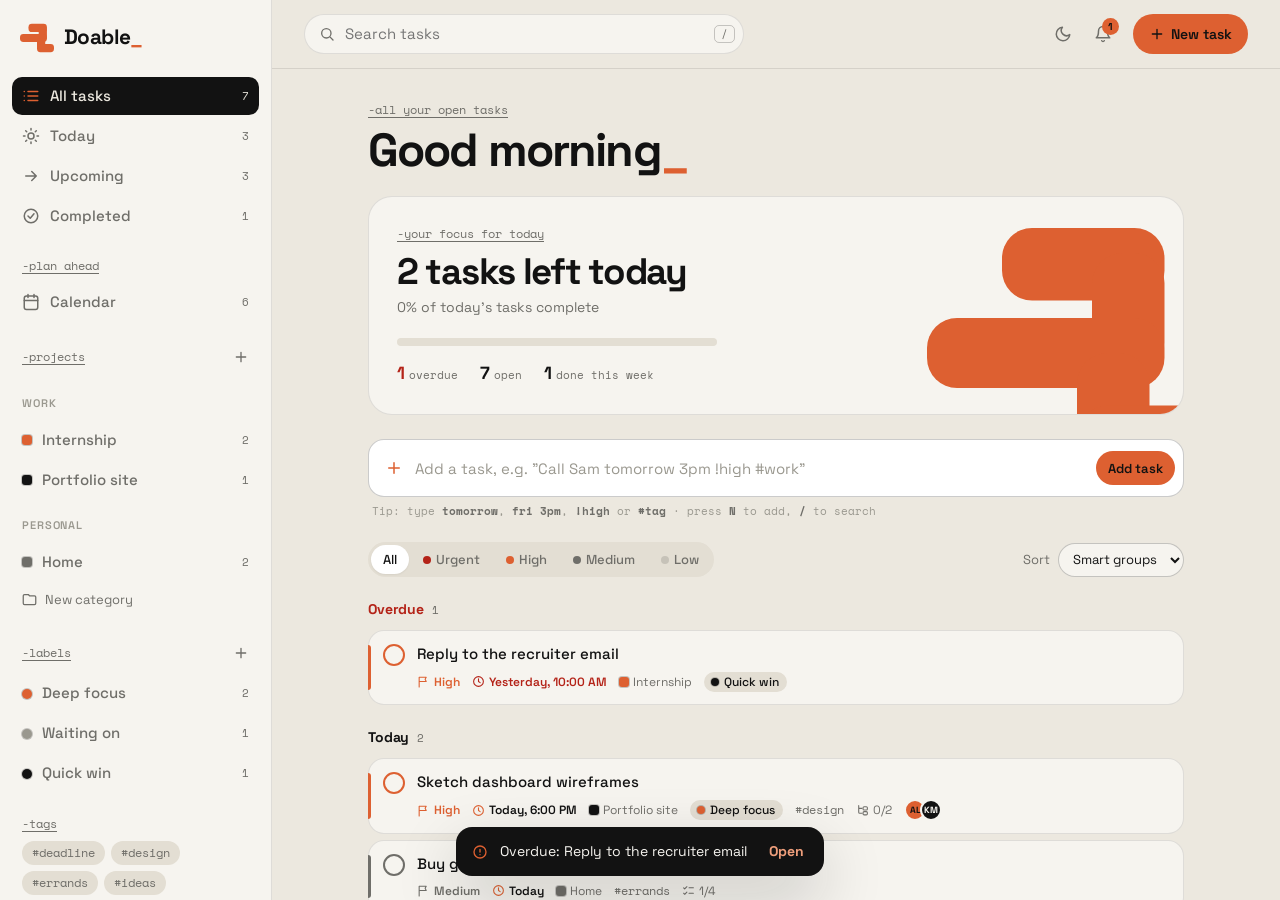
<file: index.html>
<!doctype html>
<html lang="en" data-theme="light">
<head>
  <meta charset="utf-8">
  <meta name="viewport" content="width=device-width, initial-scale=1, viewport-fit=cover">
  <meta name="description" content="Doable_ — a to-do list app with priorities, due dates, reminders, calendar sync, sub-tasks and collaborators.">
  <meta name="theme-color" content="#DD6031">
  <title>Doable_ — To-do list</title>

  <link rel="icon" href="assets/favicon.svg" type="image/svg+xml">

  <!-- Fonts: a grotesk for text and a typewriter mono for small labels, matching the design reference -->
  <link rel="preconnect" href="https://fonts.googleapis.com">
  <link rel="preconnect" href="https://fonts.gstatic.com" crossorigin>
  <link href="https://fonts.googleapis.com/css2?family=Space+Grotesk:wght@400;500;600;700&family=Space+Mono:wght@400;700&display=swap" rel="stylesheet">

  <link rel="stylesheet" href="css/tokens.css">
  <link rel="stylesheet" href="css/base.css">
  <link rel="stylesheet" href="css/layout.css">
  <link rel="stylesheet" href="css/components.css">
</head>
<body>
  <a class="skip-link" href="#main">Skip to tasks</a>

  <div class="app">
    <aside id="sidebar" class="sidebar" aria-label="Navigation"></aside>
    <div class="sidebar-backdrop" data-action="close-sidebar"></div>
    <main id="main" class="main"></main>
  </div>

  <div id="drawer-root"></div>
  <div id="modal-root"></div>
  <div id="toasts" class="toasts" aria-live="polite"></div>
  <input id="import-file" type="file" accept="application/json,.json" hidden>

  <noscript><p class="noscript">Doable_ needs JavaScript switched on to run.</p></noscript>

  <!--
    Scripts are plain (non-module) files so the app works by double-clicking index.html.
    Order matters: each file can use the ones loaded before it.
  -->
  <script src="js/icons.js"></script>
  <script src="js/utils.js"></script>
  <script src="js/seed.js"></script>
  <script src="js/store.js"></script>
  <script src="js/parser.js"></script>
  <script src="js/calendar.js"></script>
  <script src="js/notifications.js"></script>
  <script src="js/views.js"></script>
  <script src="js/app.js"></script>
</body>
</html>
</file>
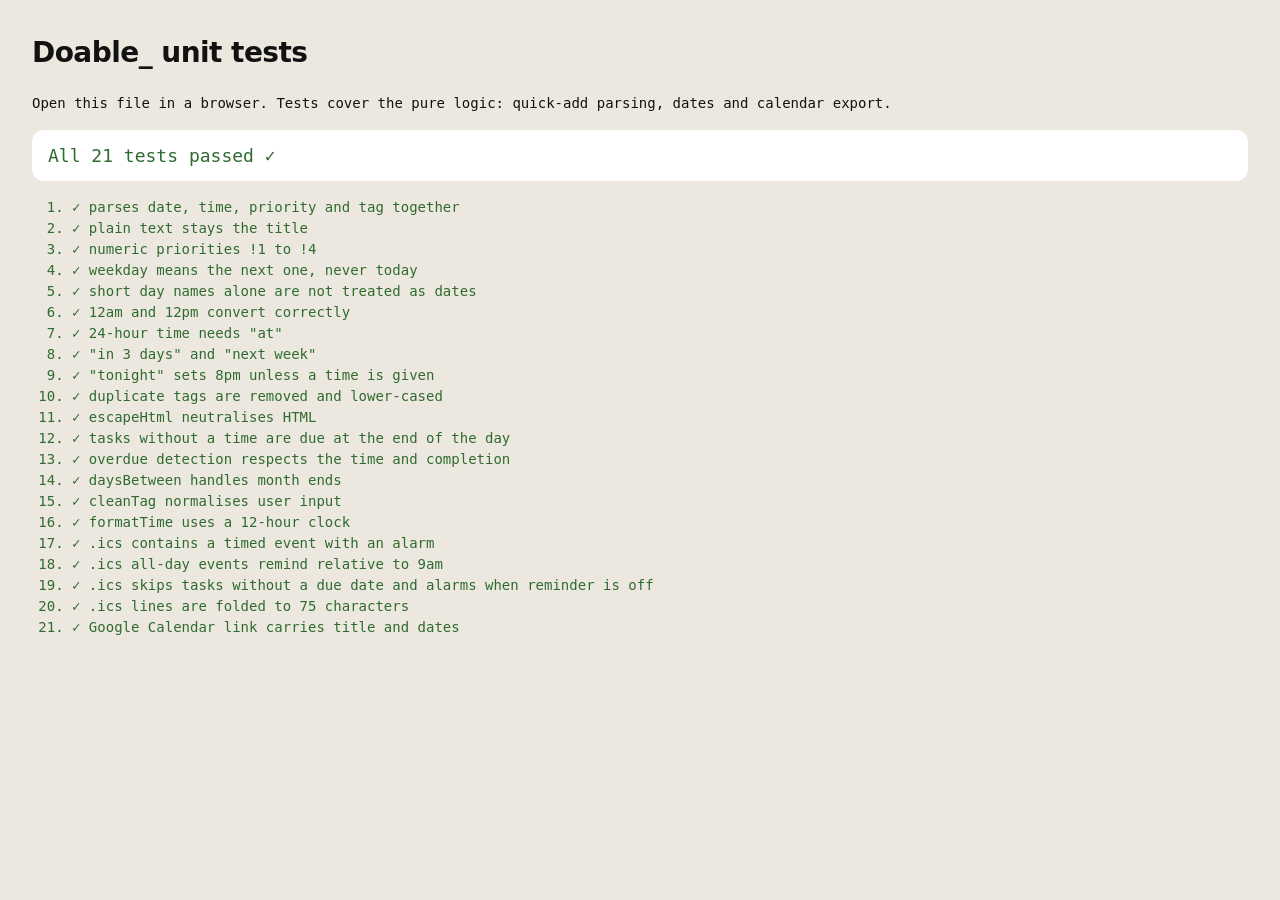
<file: tests/index.html>
<!doctype html>
<html lang="en">
<head>
  <meta charset="utf-8">
  <meta name="viewport" content="width=device-width, initial-scale=1">
  <title>Doable_ tests</title>
  <style>
    body { font: 14px/1.5 ui-monospace, Menlo, monospace; margin: 32px; background: #ECE8DF; color: #121212; }
    h1 { font-family: system-ui, sans-serif; letter-spacing: -0.02em; }
    .pass { color: #2f6b2f; } .fail { color: #B42318; font-weight: 700; }
    #summary { font-size: 18px; margin: 16px 0; padding: 12px 16px; border-radius: 12px; background: #fff; }
    pre { margin: 0 0 0 24px; color: #6F6E69; }
  </style>
</head>
<body>
  <h1>Doable_ unit tests</h1>
  <p>Open this file in a browser. Tests cover the pure logic: quick-add parsing, dates and calendar export.</p>
  <div id="summary">Running…</div>
  <ol id="results"></ol>

  <script src="../js/icons.js"></script>
  <script src="../js/utils.js"></script>
  <script src="../js/parser.js"></script>
  <script src="../js/calendar.js"></script>
  <script src="tests.js"></script>
</body>
</html>
</file>
<file: css/tokens.css>
/* ==========================================================================
   Design tokens
   Taken from the design reference: burnt-orange blocks, warm cream paper,
   a graphite floor and black type. Orange leads; grey and black balance it.
   Change a value here and the whole app follows.
   ========================================================================== */

:root {
  /* ---- Raw palette ---- */
  --orange-700: #A8431C;
  --orange-600: #C4521F;
  --orange-500: #DD6031; /* primary, sampled from the reference */
  --orange-300: #EE9E7B;
  --orange-100: #F7DCCF;

  --cream-200: #E3DED3;
  --cream-100: #ECE8DF; /* page background, like the wall in the reference */
  --cream-50:  #F6F4EF;

  --grey-900: #121212;
  --grey-800: #1C1C1B;
  --grey-700: #2A2A28;
  --grey-600: #4A4945;
  --grey-500: #6F6E69; /* the graphite floor */
  --grey-400: #9A988F;
  --grey-300: #C6C2B8;

  --white: #FFFFFF;
  --red-600: #B42318;

  /* ---- Typography ---- */
  --font-sans: "Space Grotesk", system-ui, -apple-system, "Segoe UI", Roboto, sans-serif;
  --font-mono: "Space Mono", ui-monospace, "SF Mono", Menlo, Consolas, monospace;

  --text-xs: 0.75rem;
  --text-sm: 0.875rem;
  --text-md: 1rem;
  --text-lg: 1.25rem;
  --text-xl: 1.75rem;

  /* ---- Shape: chunky rounded blocks like the illustration ---- */
  --radius-xs: 6px;
  --radius-sm: 10px;
  --radius-md: 16px;
  --radius-lg: 24px;
  --radius-pill: 999px;

  /* ---- Motion ---- */
  --ease: cubic-bezier(0.2, 0.8, 0.2, 1);

  /* ---- Layout ---- */
  --sidebar-w: 272px;
  --drawer-w: 480px;

  /* ---- Light theme (default) ---- */
  --bg: var(--cream-100);
  --surface: var(--cream-50);
  --surface-raised: var(--white);
  --surface-sunken: var(--cream-200);
  --text: var(--grey-900);
  --text-muted: var(--grey-500);
  --text-faint: var(--grey-400);
  --border: rgb(18 18 18 / 0.10);
  --border-strong: rgb(18 18 18 / 0.22);

  --primary: var(--orange-500);
  --primary-hover: var(--orange-600);
  --primary-soft: var(--orange-100);
  --on-primary: var(--grey-900); /* black on orange passes WCAG AA; white does not */
  --danger: var(--red-600);

  /* Priority colours: P1 urgent → P4 low */
  --p1: var(--red-600);
  --p2: var(--orange-500);
  --p3: var(--grey-500);
  --p4: var(--grey-300);

  --shadow-sm: 0 1px 2px rgb(18 18 18 / 0.06);
  --shadow-md: 0 8px 24px rgb(18 18 18 / 0.10);
  --shadow-lg: 0 24px 64px rgb(18 18 18 / 0.20);
  --scrim: rgb(18 18 18 / 0.35);

  color-scheme: light;
}

/* ---- Dark theme: black leads, orange stays the accent ---- */
[data-theme="dark"] {
  --bg: var(--grey-900);
  --surface: var(--grey-800);
  --surface-raised: var(--grey-700);
  --surface-sunken: #0A0A0A;
  --text: #EEEBE4;
  --text-muted: var(--grey-400);
  --text-faint: var(--grey-500);
  --border: rgb(238 235 228 / 0.10);
  --border-strong: rgb(238 235 228 / 0.22);

  --primary: #E8703F;
  --primary-hover: #F08556;
  --primary-soft: rgb(232 112 63 / 0.18);
  --on-primary: var(--grey-900);
  --danger: #F97066;

  --p1: #F97066;
  --p2: #E8703F;
  --p3: var(--grey-400);
  --p4: var(--grey-600);

  --shadow-sm: 0 1px 2px rgb(0 0 0 / 0.4);
  --shadow-md: 0 8px 24px rgb(0 0 0 / 0.4);
  --shadow-lg: 0 24px 64px rgb(0 0 0 / 0.6);
  --scrim: rgb(0 0 0 / 0.55);

  color-scheme: dark;
}
</file>
<file: css/base.css>
/* ==========================================================================
   Base: reset, typography, buttons and form fields
   ========================================================================== */

*, *::before, *::after { box-sizing: border-box; }

html, body { height: 100%; }

body {
  margin: 0;
  font-family: var(--font-sans);
  font-size: 15px;
  line-height: 1.5;
  color: var(--text);
  background: var(--bg);
  -webkit-font-smoothing: antialiased;
  -moz-osx-font-smoothing: grayscale;
}

h1, h2, h3, h4, p { margin: 0; }
ul { list-style: none; margin: 0; padding: 0; }
button, input, select, textarea { font: inherit; color: inherit; }
button { cursor: pointer; background: none; border: 0; padding: 0; }
input[type="date"], input[type="time"] { min-height: 40px; }

:focus-visible { outline: 2px solid var(--primary); outline-offset: 2px; }

::selection { background: var(--primary); color: var(--on-primary); }

.icon { flex-shrink: 0; }

.skip-link {
  position: absolute; left: 12px; top: -48px; z-index: 100;
  padding: 8px 14px; border-radius: var(--radius-sm);
  background: var(--text); color: var(--bg); font-weight: 600; text-decoration: none;
}
.skip-link:focus { top: 12px; }

.visually-hidden {
  position: absolute; width: 1px; height: 1px; overflow: hidden;
  clip: rect(0 0 0 0); white-space: nowrap;
}

.noscript { padding: 24px; text-align: center; }

/* The underlined typewriter label from the reference ("-project of the month") */
.mono-tag {
  font-family: var(--font-mono);
  font-size: var(--text-xs);
  color: var(--text-muted);
  text-decoration: underline;
  text-underline-offset: 3px;
}
.mono { font-family: var(--font-mono); }

/* The blinking underscore from "Welcome_" */
.cursor { color: var(--primary); animation: blink 1.1s steps(1) infinite; }
@keyframes blink { 50% { opacity: 0; } }

/* ---------- Buttons ---------- */

.btn-primary, .btn-ghost {
  display: inline-flex; align-items: center; justify-content: center; gap: 6px;
  height: 40px; padding: 0 16px;
  border-radius: var(--radius-pill);
  font-weight: 600; font-size: var(--text-sm); white-space: nowrap;
  transition: background-color .15s, border-color .15s, transform .1s;
}
.btn-primary { background: var(--primary); color: var(--on-primary); }
.btn-primary:hover { background: var(--primary-hover); }
.btn-primary:active, .btn-ghost:active { transform: scale(0.97); }

.btn-ghost { border: 1px solid var(--border-strong); color: var(--text); }
.btn-ghost:hover { background: var(--surface-sunken); }
.btn-ghost.danger { color: var(--danger); }

.btn-primary.sm, .btn-ghost.sm { height: 34px; padding: 0 12px; font-size: 13px; }

.icon-btn {
  position: relative;
  display: inline-grid; place-items: center;
  width: 36px; height: 36px; flex-shrink: 0;
  border-radius: var(--radius-sm);
  color: var(--text-muted);
  transition: background-color .15s, color .15s;
}
.icon-btn:hover { background: var(--surface-sunken); color: var(--text); }
.icon-btn.danger:hover { color: var(--danger); }
.icon-btn.sm { width: 28px; height: 28px; border-radius: 8px; }

.link-btn { color: var(--text); font-size: 13px; font-weight: 600; text-decoration: underline; text-underline-offset: 3px; }
.link-btn:hover { color: var(--primary-hover); }

/* ---------- Form fields ---------- */

.input {
  width: 100%; min-height: 40px;
  padding: 8px 12px;
  border: 1px solid var(--border-strong);
  border-radius: var(--radius-sm);
  background: var(--surface-raised);
  transition: border-color .15s, box-shadow .15s;
}
.input:hover { border-color: var(--text-muted); }
.input:focus { outline: none; border-color: var(--primary); box-shadow: 0 0 0 3px var(--primary-soft); }
textarea.input { resize: vertical; line-height: 1.5; }

.field-label {
  display: block; margin-bottom: 6px;
  font-family: var(--font-mono); font-size: var(--text-xs); color: var(--text-muted);
}

.hint { font-size: var(--text-xs); color: var(--text-muted); }

@media (prefers-reduced-motion: reduce) {
  *, *::before, *::after { animation: none !important; transition: none !important; }
}
</file>
<file: css/layout.css>
/* ==========================================================================
   Layout: app shell, sidebar, top bar, task drawer, responsive rules
   ========================================================================== */

.app {
  display: grid;
  grid-template-columns: var(--sidebar-w) 1fr;
  height: 100vh;
  height: 100dvh;
}

/* ---------- Sidebar ---------- */

.sidebar {
  display: flex; min-height: 0;
  background: var(--surface);
  border-right: 1px solid var(--border);
}
.sidebar-inner {
  flex: 1; min-width: 0; overflow-y: auto;
  display: flex; flex-direction: column; gap: 22px;
  padding: 20px 12px 16px;
}
.sidebar-backdrop { display: none; }

.brand {
  display: flex; align-items: center; gap: 10px;
  padding: 2px 8px;
  font-size: 1.3rem; font-weight: 700; letter-spacing: -0.03em;
}
.brand-mark { width: 34px; height: 30px; color: var(--primary); }
.sidebar-close { display: none; margin-left: auto; }

.nav { display: flex; flex-direction: column; gap: 2px; }

.nav-item {
  display: flex; align-items: center; gap: 10px;
  width: 100%; min-height: 38px; padding: 7px 10px;
  border-radius: var(--radius-sm);
  color: var(--text-muted); font-weight: 500; text-align: left;
  transition: background-color .15s, color .15s;
}
.nav-item:hover { background: var(--surface-sunken); color: var(--text); }
.nav-item.is-active { background: var(--text); color: var(--bg); }
.nav-item.is-active .icon { color: var(--primary); }
.nav-label { flex: 1; min-width: 0; overflow: hidden; text-overflow: ellipsis; white-space: nowrap; }
.nav-count { font-family: var(--font-mono); font-size: 11px; }

.nav-row { position: relative; display: flex; align-items: center; }
.row-edit { position: absolute; right: 4px; opacity: 0; }
.nav-row:hover .row-edit, .row-edit:focus-visible { opacity: 1; }
.nav-row:hover .nav-count, .nav-row:focus-within .nav-count { visibility: hidden; }
.nav-item.is-active + .row-edit { color: var(--bg); }
.nav-item.is-active + .row-edit:hover { background: transparent; color: var(--primary); }

.dot {
  width: 10px; height: 10px; flex-shrink: 0;
  border-radius: 3px; background: var(--dot);
  box-shadow: 0 0 0 1px var(--border-strong);
}

.side-section { display: flex; flex-direction: column; gap: 2px; }
.side-head { display: flex; align-items: center; justify-content: space-between; padding: 0 4px 6px 10px; }
.side-cat {
  display: flex; align-items: center; justify-content: space-between;
  padding: 10px 4px 2px 10px;
  font-size: 11px; font-weight: 600; letter-spacing: 0.08em; text-transform: uppercase;
  color: var(--text-faint);
}
.side-cat .icon-btn { opacity: 0; }
.side-cat:hover .icon-btn, .side-cat .icon-btn:focus-visible { opacity: 1; }
.side-add {
  display: flex; align-items: center; gap: 8px;
  padding: 7px 10px; border-radius: var(--radius-sm);
  font-size: 13px; color: var(--text-muted);
}
.side-add:hover { color: var(--text); background: var(--surface-sunken); }

.tag-cloud { display: flex; flex-wrap: wrap; gap: 6px; padding: 0 10px; }
.tag-pill {
  font-family: var(--font-mono); font-size: 12px;
  padding: 3px 10px; border-radius: var(--radius-pill);
  background: var(--surface-sunken); color: var(--text-muted);
}
.tag-pill:hover { color: var(--text); }
.tag-pill.is-active { background: var(--text); color: var(--bg); }

.side-foot {
  margin-top: auto; padding-top: 12px;
  display: flex; flex-wrap: wrap; gap: 2px;
  border-top: 1px solid var(--border);
}
.side-foot button {
  display: inline-flex; align-items: center; gap: 6px;
  padding: 6px 8px; border-radius: 8px;
  font-size: 12px; color: var(--text-muted);
}
.side-foot button:hover { color: var(--text); background: var(--surface-sunken); }

/* ---------- Main column ---------- */

.main { display: flex; flex-direction: column; min-width: 0; min-height: 0; }
.content { flex: 1; overflow-y: auto; }
.page { max-width: 880px; margin: 0 auto; padding: 0 32px 120px; }
.page-wide { max-width: 1240px; }

.topbar {
  display: flex; align-items: center; gap: 12px;
  padding: 14px 32px;
  border-bottom: 1px solid var(--border);
  background: var(--bg);
}
.menu-btn { display: none; }

.search {
  flex: 1; max-width: 440px;
  display: flex; align-items: center; gap: 8px;
  height: 40px; padding: 0 8px 0 14px;
  border-radius: var(--radius-pill);
  border: 1px solid var(--border);
  background: var(--surface);
  color: var(--text-muted);
  transition: border-color .15s, box-shadow .15s;
}
.search:focus-within { border-color: var(--primary); box-shadow: 0 0 0 3px var(--primary-soft); }
.search input { flex: 1; min-width: 0; border: 0; background: none; outline: none; color: var(--text); }
.search input::-webkit-search-cancel-button { cursor: pointer; }
kbd {
  font-family: var(--font-mono); font-size: 11px;
  padding: 0 6px; border-radius: 5px;
  border: 1px solid var(--border-strong); color: var(--text-muted);
}

.topbar-actions { margin-left: auto; display: flex; align-items: center; gap: 4px; }
.new-btn { margin-left: 8px; }

.badge {
  position: absolute; top: 2px; right: 2px;
  min-width: 17px; height: 17px; padding: 0 4px;
  display: grid; place-items: center;
  border-radius: var(--radius-pill);
  background: var(--primary); color: var(--on-primary);
  font-size: 10px; font-weight: 700;
}

.page-head { padding: 32px 0 22px; }
.page-head h1 {
  margin-top: 8px;
  font-size: clamp(2rem, 4.5vw, 2.9rem);
  font-weight: 700; line-height: 1.02; letter-spacing: -0.04em;
  overflow-wrap: anywhere;
}

/* ---------- Task drawer ---------- */

.drawer-backdrop, .modal-backdrop {
  position: fixed; inset: 0; z-index: 40;
  background: var(--scrim);
}
.drawer {
  position: fixed; top: 0; right: 0; bottom: 0; z-index: 41;
  width: min(var(--drawer-w), 100vw);
  display: flex; flex-direction: column;
  background: var(--surface);
  border-left: 1px solid var(--border);
  box-shadow: var(--shadow-lg);
  outline: none;
}
.drawer-head {
  display: flex; align-items: center; gap: 8px;
  padding: 12px 16px;
  border-bottom: 1px solid var(--border);
}
.drawer-head .mono-tag { flex: 1; }
.drawer-body {
  flex: 1; overflow-y: auto;
  display: flex; flex-direction: column; gap: 22px;
  padding: 22px 24px 48px;
}

/* Entry animations run only on open, not on every re-render */
.animate-in.drawer { animation: slide-in .28s var(--ease); }
.animate-in.drawer-backdrop, .animate-in.modal-backdrop { animation: fade .2s ease; }
@keyframes slide-in { from { transform: translateX(32px); opacity: 0; } }
@keyframes fade { from { opacity: 0; } }

/* ---------- Tablet & phone ---------- */

@media (max-width: 960px) {
  .app { grid-template-columns: 1fr; }

  .sidebar {
    position: fixed; inset: 0 auto 0 0; z-index: 50;
    width: min(300px, 86vw);
    transform: translateX(-100%);
    transition: transform .28s var(--ease);
  }
  .sidebar-open .sidebar { transform: none; box-shadow: var(--shadow-lg); }
  .sidebar-open .sidebar-backdrop {
    display: block; position: fixed; inset: 0; z-index: 49;
    background: var(--scrim); animation: fade .2s ease;
  }
  .menu-btn, .sidebar-close { display: inline-grid; }

  .topbar { padding: 12px 16px; gap: 8px; }
  .search kbd { display: none; }
  .page { padding: 0 16px 120px; }
  .page-head { padding: 24px 0 18px; }

  /* The "New task" button becomes a floating action button */
  .new-btn {
    position: fixed; right: 20px; bottom: calc(20px + env(safe-area-inset-bottom)); z-index: 30;
    width: 58px; height: 58px; padding: 0; margin: 0;
    border-radius: 20px;
    box-shadow: var(--shadow-md);
  }
  .new-btn span { display: none; }
  .new-btn .icon { width: 24px; height: 24px; }

  /* Row actions are always visible on touch screens */
  .task-actions { opacity: 1 !important; }
}

@media (max-width: 560px) {
  .drawer-body { padding: 18px 16px 48px; }
}
</file>
<file: css/components.css>
/* ==========================================================================
   Components
   ========================================================================== */

/* ---------- Hero card (mirrors the phone screen in the reference) ---------- */

.hero {
  position: relative; overflow: hidden;
  min-height: 200px; margin-bottom: 24px; padding: 28px;
  border-radius: var(--radius-lg);
  background: var(--surface);
  border: 1px solid var(--border);
}
.hero-text { position: relative; z-index: 1; max-width: 58%; }
.hero h2 {
  margin: 10px 0 6px;
  font-size: clamp(1.6rem, 3.4vw, 2.3rem);
  font-weight: 700; line-height: 1.02; letter-spacing: -0.035em;
}
.hero-sub { color: var(--text-muted); font-size: var(--text-sm); }
.hero-progress {
  max-width: 320px; height: 8px; margin-top: 20px;
  border-radius: var(--radius-pill);
  background: var(--surface-sunken); overflow: hidden;
}
.hero-progress span { display: block; height: 100%; border-radius: inherit; background: var(--text); }
.hero-stats { display: flex; flex-wrap: wrap; gap: 8px 22px; margin-top: 14px; }
.hero-stat { font-family: var(--font-mono); font-size: 11px; color: var(--text-muted); }
.hero-stat strong { font-family: var(--font-sans); font-size: 1.1rem; color: var(--text); margin-right: 4px; }
.hero-stat.is-alert strong { color: var(--danger); }
.hero-shape {
  position: absolute; right: -44px; bottom: -64px;
  width: 40%; max-width: 300px;
  color: var(--primary); pointer-events: none;
}

/* ---------- Quick add ---------- */

.quick-add {
  display: flex; flex-wrap: wrap; align-items: center; gap: 4px 10px;
  padding: 8px 8px 8px 16px; margin-bottom: 6px;
  background: var(--surface-raised);
  border: 1.5px solid var(--border-strong);
  border-radius: var(--radius-md);
  transition: border-color .15s, box-shadow .15s;
}
.quick-add:focus-within { border-color: var(--primary); box-shadow: 0 0 0 4px var(--primary-soft); }
.quick-add > .icon { color: var(--primary); }
.quick-add input { flex: 1; min-width: 0; height: 40px; border: 0; background: none; outline: none; }
.quick-add input::placeholder { color: var(--text-faint); }
.qa-preview { flex-basis: 100%; display: flex; flex-wrap: wrap; gap: 6px; padding: 0 0 6px 26px; }
.qa-preview:empty { display: none; }
.qa-chip {
  display: inline-flex; align-items: center; gap: 4px;
  padding: 2px 9px; border-radius: var(--radius-pill);
  background: var(--primary-soft);
  font-family: var(--font-mono); font-size: 11px;
}
.qa-help { margin: 0 0 22px 4px; font-family: var(--font-mono); font-size: 11px; color: var(--text-faint); }
.qa-help b { color: var(--text-muted); font-weight: 700; }

/* ---------- Toolbar: filters and sorting ---------- */

.toolbar { display: flex; flex-wrap: wrap; align-items: center; justify-content: space-between; gap: 12px; margin-bottom: 8px; }
.chip-group { display: flex; gap: 2px; padding: 3px; border-radius: var(--radius-pill); background: var(--surface-sunken); }
.chip {
  display: inline-flex; align-items: center; gap: 5px;
  padding: 5px 12px; border-radius: var(--radius-pill);
  font-size: 13px; font-weight: 500; color: var(--text-muted);
}
.chip:hover { color: var(--text); }
.chip[aria-pressed="true"] { background: var(--surface-raised); color: var(--text); box-shadow: var(--shadow-sm); }
.chip .pdot { width: 8px; height: 8px; border-radius: 50%; background: var(--prio); }
.toolbar-right { display: flex; align-items: center; gap: 8px; }
.sort { display: flex; align-items: center; gap: 8px; font-size: 13px; color: var(--text-muted); }
.sort select {
  height: 34px; padding: 0 10px;
  border: 1px solid var(--border-strong); border-radius: var(--radius-pill);
  background: var(--surface); color: var(--text); cursor: pointer;
}

/* ---------- Task groups & rows ---------- */

.group { margin-top: 22px; }
.group-title {
  display: flex; align-items: baseline; gap: 8px; margin-bottom: 10px;
  font-size: var(--text-sm); font-weight: 700; letter-spacing: -0.01em;
}
.group-title small { font-weight: 400; color: var(--text-muted); }
.group-title .count { font-family: var(--font-mono); font-size: 11px; font-weight: 400; color: var(--text-muted); }
.group.tone-danger .group-title { color: var(--danger); }

.task-list { display: flex; flex-direction: column; gap: 6px; }

.task {
  position: relative;
  display: flex; align-items: flex-start; gap: 12px;
  padding: 12px 10px 12px 14px;
  background: var(--surface);
  border: 1px solid var(--border);
  border-radius: var(--radius-md);
  transition: border-color .15s, box-shadow .15s;
}
.task:hover { border-color: var(--border-strong); box-shadow: var(--shadow-sm); }
.task.p1 { --prio: var(--p1); }
.task.p2 { --prio: var(--p2); }
.task.p3 { --prio: var(--p3); }
/* Priority stripe on the left edge */
.task::before {
  content: ""; position: absolute; left: -1px; top: 14px; bottom: 14px;
  width: 3px; border-radius: 0 3px 3px 0;
  background: var(--prio, transparent);
}

.check {
  display: grid; place-items: center; flex-shrink: 0;
  width: 22px; height: 22px; margin-top: 1px;
  border-radius: 50%;
  border: 2px solid var(--prio, var(--border-strong));
  color: transparent;
  transition: background-color .15s, color .15s, border-color .15s;
}
.check:hover { color: var(--prio, var(--text-muted)); }
.check[aria-pressed="true"] { background: var(--primary); border-color: var(--primary); color: var(--on-primary); }
.check.sm { width: 18px; height: 18px; border-width: 1.5px; margin: 0; }
.check.lg { width: 30px; height: 30px; margin-top: 6px; }

.task-body { flex: 1; min-width: 0; display: flex; flex-direction: column; gap: 6px; cursor: pointer; border-radius: 6px; }
.task-title { font-weight: 500; overflow-wrap: anywhere; }
.task.is-done .task-title { text-decoration: line-through; color: var(--text-muted); }
.task-meta {
  display: flex; flex-wrap: wrap; align-items: center; gap: 6px 12px;
  font-size: var(--text-xs); color: var(--text-muted);
}
.meta { display: inline-flex; align-items: center; gap: 4px; }
.meta.prio { color: var(--prio); font-weight: 600; }
.meta.due.is-today { color: var(--text); font-weight: 600; }
.meta.due.is-today .icon { color: var(--primary); }
.meta.due.is-overdue { color: var(--danger); font-weight: 600; }
.meta.tag { font-family: var(--font-mono); }

.label-chip {
  display: inline-flex; align-items: center; gap: 5px;
  padding: 1px 8px 1px 7px; border-radius: var(--radius-pill);
  background: var(--surface-sunken); color: var(--text); font-weight: 500;
}
.label-chip::before, .toggle-chip::before {
  content: ""; width: 8px; height: 8px; border-radius: 50%;
  background: var(--chip); box-shadow: 0 0 0 1px var(--border-strong);
}

.task-actions { display: flex; gap: 2px; opacity: 0; transition: opacity .15s; }
.task:hover .task-actions, .task:focus-within .task-actions { opacity: 1; }

.avatars { display: inline-flex; }
.avatar {
  display: grid; place-items: center; flex-shrink: 0;
  width: 22px; height: 22px; margin-left: -6px;
  border-radius: 50%; border: 2px solid var(--surface);
  font-size: 9px; font-weight: 700;
}
.avatar:first-child { margin-left: 0; }
.avatar.lg { width: 36px; height: 36px; margin: 0; font-size: 12px; }
.av-0 { background: var(--orange-500); color: var(--grey-900); }
.av-1 { background: var(--grey-900); color: var(--cream-50); }
.av-2 { background: var(--grey-500); color: var(--white); }
[data-theme="dark"] .av-1 { background: var(--cream-50); color: var(--grey-900); }

.completed-toggle {
  display: inline-flex; align-items: center; gap: 6px; margin-top: 28px;
  font-size: 13px; font-weight: 600; color: var(--text-muted);
}
.completed-toggle:hover { color: var(--text); }
.completed-toggle .icon { transition: transform .2s; }
.completed-toggle[aria-expanded="true"] .icon { transform: rotate(90deg); }

/* ---------- Empty state ---------- */

.empty { padding: 56px 16px; text-align: center; color: var(--text-muted); }
.empty-shape { display: block; width: 150px; margin: 0 auto 18px; color: var(--primary); }
.empty h3 { margin-bottom: 4px; font-size: 1.3rem; letter-spacing: -0.02em; color: var(--text); }
.empty p { max-width: 340px; margin: 0 auto; font-size: var(--text-sm); }
.empty .btn-ghost { margin-top: 16px; }
.empty-small { padding: 28px 16px; text-align: center; font-size: 13px; color: var(--text-muted); }

/* ---------- Task details (inside the drawer) ---------- */

.detail-title-row { display: flex; align-items: flex-start; gap: 10px; }
.title-input {
  flex: 1; min-height: 46px; padding: 4px 8px;
  border: 0; border-radius: var(--radius-sm);
  background: none; resize: none; field-sizing: content;
  font-size: 1.55rem; font-weight: 700; line-height: 1.25; letter-spacing: -0.03em;
}
.title-input:hover { background: var(--surface-sunken); }
.title-input:focus { outline: none; background: var(--surface-raised); box-shadow: 0 0 0 2px var(--primary); }

.status-row { display: flex; flex-wrap: wrap; align-items: center; gap: 8px; }
.status-pill {
  padding: 3px 10px; border-radius: var(--radius-pill);
  font-family: var(--font-mono); font-size: 11px;
  background: var(--surface-sunken); color: var(--text-muted);
}
.status-pill.is-overdue { background: color-mix(in srgb, var(--danger) 14%, transparent); color: var(--danger); }
.status-pill.is-done { background: var(--primary-soft); color: var(--text); }

.segmented { display: grid; grid-template-columns: repeat(4, 1fr); gap: 3px; padding: 3px; border-radius: var(--radius-sm); background: var(--surface-sunken); }
.segmented button {
  display: flex; align-items: center; justify-content: center; gap: 5px;
  padding: 7px 4px; border-radius: 7px;
  font-size: 13px; font-weight: 600; color: var(--text-muted);
}
.segmented button .icon { color: var(--prio); }
.segmented button:hover { color: var(--text); }
.segmented button[aria-pressed="true"] { background: var(--surface-raised); color: var(--text); box-shadow: var(--shadow-sm); }
.prio-1 { --prio: var(--p1); } .prio-2 { --prio: var(--p2); } .prio-3 { --prio: var(--p3); } .prio-4 { --prio: var(--p4); }

.field-grid { display: grid; grid-template-columns: 1fr 1fr; gap: 14px; }

.chips { display: flex; flex-wrap: wrap; gap: 6px; }
.toggle-chip {
  display: inline-flex; align-items: center; gap: 6px;
  padding: 5px 12px; border-radius: var(--radius-pill);
  border: 1px solid var(--border-strong);
  font-size: 13px; font-weight: 500;
}
.toggle-chip:hover { border-color: var(--text-muted); }
.toggle-chip[aria-pressed="true"] { background: var(--text); color: var(--bg); border-color: var(--text); }
.toggle-chip[aria-pressed="true"]::before { box-shadow: 0 0 0 1.5px var(--bg); } /* keeps dark dots visible */
.chip-add { font-size: 13px; color: var(--text-muted); padding: 5px 8px; }
.chip-add:hover { color: var(--text); }

.tag-input {
  display: flex; flex-wrap: wrap; align-items: center; gap: 6px;
  min-height: 42px; padding: 5px 6px;
  border: 1px solid var(--border-strong); border-radius: var(--radius-sm);
  background: var(--surface-raised);
}
.tag-input:focus-within { border-color: var(--primary); box-shadow: 0 0 0 3px var(--primary-soft); }
.tag-input form { flex: 1; min-width: 120px; }
.tag-input input { width: 100%; height: 30px; padding: 0 6px; border: 0; background: none; outline: none; }
.tag-chip {
  display: inline-flex; align-items: center; gap: 2px;
  padding: 2px 3px 2px 9px; border-radius: var(--radius-pill);
  background: var(--primary-soft);
  font-family: var(--font-mono); font-size: 12px;
}
.tag-chip button { display: grid; place-items: center; width: 20px; height: 20px; border-radius: 50%; }
.tag-chip button:hover { background: var(--border-strong); }

.notes { min-height: 110px; }

.detail-section { padding-top: 20px; border-top: 1px solid var(--border); }
.section-head { display: flex; align-items: center; justify-content: space-between; margin-bottom: 10px; }
.section-head h3 { display: flex; align-items: center; gap: 8px; font-size: 15px; letter-spacing: -0.01em; }
.section-head h3 .icon { color: var(--primary); }

.progress { height: 6px; margin-bottom: 10px; border-radius: var(--radius-pill); background: var(--surface-sunken); overflow: hidden; }
.progress span { display: block; height: 100%; border-radius: inherit; background: var(--primary); }

.item-list { display: flex; flex-direction: column; gap: 2px; }
.item { display: flex; align-items: center; gap: 8px; padding: 3px 4px 3px 6px; border-radius: 8px; }
.item:hover { background: var(--surface-sunken); }
.item-text { flex: 1; min-width: 0; padding: 5px 4px; border: 0; border-radius: 5px; background: none; outline: none; }
.item-text:focus { background: var(--surface-raised); box-shadow: 0 0 0 2px var(--primary-soft); }
.item.is-done .item-text { text-decoration: line-through; color: var(--text-muted); }
.item-date { width: 128px; min-height: 30px !important; padding: 0 4px; border: 0; border-radius: 5px; background: none; font-size: 12px; color: var(--text-muted); }
.item-date:focus { outline: 2px solid var(--primary-soft); }
@media (hover: hover) {
  /* Empty sub-task dates only appear on hover, to keep the list calm */
  .item:not(:hover) .item-date[value=""]:not(:focus) { opacity: 0; }
}
.item .icon-btn { opacity: .5; }
.item:hover .icon-btn, .item .icon-btn:focus-visible { opacity: 1; }

.add-inline {
  display: flex; align-items: center; gap: 8px;
  margin-top: 4px; padding: 6px 8px;
  border-radius: 8px; color: var(--text-muted);
}
.add-inline input { flex: 1; min-width: 0; height: 26px; border: 0; background: none; outline: none; color: var(--text); }
.add-inline:focus-within { background: var(--surface-raised); box-shadow: 0 0 0 2px var(--primary-soft); color: var(--primary); }

.collab-list { display: flex; flex-direction: column; }
.collab { display: flex; align-items: center; gap: 10px; padding: 8px 0; }
.collab + .collab { border-top: 1px dashed var(--border); }
.collab-info { flex: 1; min-width: 0; }
.collab-info strong { display: block; font-size: 14px; font-weight: 600; }
.collab-info span { display: block; overflow: hidden; text-overflow: ellipsis; white-space: nowrap; font-size: 12px; color: var(--text-muted); }
.collab select, .invite-form select {
  height: 32px; padding: 0 6px;
  border: 1px solid var(--border-strong); border-radius: 8px;
  background: var(--surface); font-size: 12px;
}
.invite-form { display: grid; grid-template-columns: 1fr auto auto; gap: 8px; margin-top: 10px; }
.invite-form select { height: 40px; }
.invite-form .btn-primary { height: 40px; }

.cal-links { display: flex; flex-wrap: wrap; gap: 8px; }

.detail-foot {
  display: flex; flex-direction: column; gap: 2px;
  padding-top: 16px; border-top: 1px solid var(--border);
  font-family: var(--font-mono); font-size: 11px; color: var(--text-faint);
}

/* ---------- Calendar ---------- */

.cal-toolbar { display: flex; flex-wrap: wrap; align-items: center; gap: 8px; margin-bottom: 16px; }
.cal-toolbar h2 { min-width: 180px; text-align: center; font-size: 1.35rem; letter-spacing: -0.02em; }
.cal-toolbar .spacer { flex: 1; }

.cal-layout { display: grid; grid-template-columns: minmax(0, 1fr) 330px; gap: 20px; align-items: start; }
.cal-grid { display: grid; grid-template-columns: repeat(7, minmax(0, 1fr)); gap: 6px; }
.cal-dow { padding: 4px 0; text-align: center; font-family: var(--font-mono); font-size: 11px; text-transform: uppercase; color: var(--text-muted); }
.cal-cell {
  min-height: 108px; min-width: 0; padding: 6px;
  display: flex; flex-direction: column; align-items: stretch; gap: 3px;
  border-radius: var(--radius-sm);
  border: 1px solid var(--border);
  background: var(--surface);
  text-align: left; overflow: hidden;
  transition: border-color .15s;
}
.cal-cell:hover { border-color: var(--border-strong); }
.cal-cell.is-outside { opacity: .45; }
.cal-cell.is-selected { border-color: var(--text); box-shadow: inset 0 0 0 1px var(--text); }
.cal-num { display: grid; place-items: center; width: 26px; height: 26px; border-radius: 50%; font-size: 13px; font-weight: 600; }
.cal-cell.is-today .cal-num { background: var(--primary); color: var(--on-primary); }
.cal-chip {
  display: block; padding: 2px 6px;
  border-radius: 5px; border-left: 3px solid var(--prio, var(--border-strong));
  background: var(--surface-sunken);
  font-size: 11px; white-space: nowrap; overflow: hidden; text-overflow: ellipsis;
}
.cal-chip.is-done { text-decoration: line-through; opacity: .55; }
.cal-chip.is-overdue { color: var(--danger); }
.cal-more { padding-left: 4px; font-family: var(--font-mono); font-size: 10px; color: var(--text-muted); }
.cal-dots { display: none; gap: 3px; justify-content: center; }
.cal-dot { width: 6px; height: 6px; border-radius: 50%; background: var(--prio, var(--text-muted)); }

.cal-day {
  position: sticky; top: 16px;
  padding: 20px;
  border-radius: var(--radius-lg);
  border: 1px solid var(--border);
  background: var(--surface);
}
.cal-day h3 { margin: 6px 0 14px; font-size: 1.3rem; letter-spacing: -0.02em; }
.cal-day .quick-add { margin-bottom: 14px; }
.cal-day .task { background: var(--surface-raised); }

/* ---------- Notifications popover ---------- */

.notif-wrap { position: relative; }
.popover {
  position: absolute; top: calc(100% + 8px); right: 0; z-index: 45;
  width: min(380px, calc(100vw - 24px));
  border-radius: var(--radius-md);
  border: 1px solid var(--border);
  background: var(--surface-raised);
  box-shadow: var(--shadow-lg);
  overflow: hidden;
}
.popover-head { display: flex; align-items: center; justify-content: space-between; padding: 14px 16px; border-bottom: 1px solid var(--border); }
.popover-foot { padding: 10px 16px; text-align: right; }
.alert-toggle { display: flex; align-items: center; gap: 12px; padding: 12px 16px; background: var(--surface-sunken); font-size: 13px; }
.alert-toggle > div { flex: 1; min-width: 0; }
.alert-toggle strong { display: block; }
.alert-toggle span { display: block; font-size: 12px; color: var(--text-muted); }
.alert-toggle > .icon { color: var(--primary); }
.notif-list { max-height: 360px; overflow-y: auto; }
.notif {
  display: flex; align-items: flex-start; gap: 10px;
  width: 100%; padding: 12px 16px;
  border-bottom: 1px solid var(--border);
  text-align: left;
}
.notif:hover { background: var(--surface-sunken); }
.notif .icon { margin-top: 2px; color: var(--text-muted); }
.notif.kind-overdue .icon { color: var(--danger); }
.notif.kind-reminder .icon { color: var(--primary); }
.notif.is-unread { background: color-mix(in srgb, var(--primary) 8%, transparent); }
.notif strong { display: block; font-size: 13px; font-weight: 600; }
.notif small { font-size: 12px; color: var(--text-muted); }

/* ---------- Modal ---------- */

.modal-backdrop { z-index: 60; }
.modal {
  position: fixed; left: 50%; top: 50%; z-index: 61;
  width: min(440px, calc(100vw - 32px));
  padding: 26px;
  transform: translate(-50%, -50%);
  border-radius: var(--radius-lg);
  background: var(--surface);
  box-shadow: var(--shadow-lg);
}
.animate-in.modal { animation: pop .22s var(--ease); }
@keyframes pop { from { opacity: 0; transform: translate(-50%, -46%) scale(.98); } }
.modal form { display: flex; flex-direction: column; gap: 18px; }
.modal h2 { font-size: 1.6rem; letter-spacing: -0.03em; }
.modal footer { display: flex; align-items: center; gap: 8px; }
.spacer { flex: 1; }

.swatches { display: flex; flex-wrap: wrap; gap: 10px; }
.swatch { position: relative; }
.swatch input { position: absolute; opacity: 0; }
.swatch span {
  display: block; width: 32px; height: 32px; border-radius: 10px;
  background: var(--swatch); box-shadow: inset 0 0 0 1px var(--border-strong);
  cursor: pointer;
}
.swatch input:checked + span { outline: 2px solid var(--text); outline-offset: 2px; }
.swatch input:focus-visible + span { outline: 2px solid var(--primary); outline-offset: 2px; }

/* ---------- Toasts ---------- */

.toasts {
  position: fixed; left: 50%; bottom: 24px; z-index: 80;
  display: flex; flex-direction: column; align-items: center; gap: 8px;
  width: max-content; max-width: calc(100vw - 32px);
  transform: translateX(-50%);
  pointer-events: none;
}
.toast {
  display: flex; align-items: center; gap: 12px;
  max-width: 100%; padding: 10px 10px 10px 16px;
  border-radius: var(--radius-md);
  background: var(--grey-900); color: var(--cream-50);
  box-shadow: var(--shadow-lg);
  font-size: 14px;
  pointer-events: auto;
  animation: toast-in .25s var(--ease);
  transition: opacity .2s, transform .2s;
}
.toast > span { overflow: hidden; text-overflow: ellipsis; white-space: nowrap; }
.toast .icon { color: var(--orange-500); }
.toast button { padding: 4px 10px; border-radius: 8px; color: var(--orange-300); font-weight: 700; }
.toast button:hover { background: rgb(255 255 255 / .1); }
.toast.is-leaving { opacity: 0; transform: translateY(8px); }
[data-theme="dark"] .toast { background: var(--cream-50); color: var(--grey-900); }
[data-theme="dark"] .toast button { color: var(--orange-600); }
[data-theme="dark"] .toast button:hover { background: rgb(0 0 0 / .06); }
@keyframes toast-in { from { opacity: 0; transform: translateY(12px); } }

/* ---------- Responsive tweaks for components ---------- */

@media (max-width: 1100px) {
  .cal-layout { grid-template-columns: 1fr; }
  .cal-day { position: static; }
}

@media (max-width: 960px) {
  .toasts { bottom: calc(96px + env(safe-area-inset-bottom)); }
  .popover { position: fixed; top: 64px; right: 12px; }
}

@media (max-width: 640px) {
  .hero { padding: 22px; min-height: 0; }
  .hero-text { max-width: 100%; }
  .hero-shape { width: 150px; right: -40px; bottom: auto; top: -30px; opacity: .9; }
  .hero h2 { max-width: 75%; }
  .qa-help { display: none; }
  .quick-add { margin-bottom: 20px; }
  .field-grid { grid-template-columns: 1fr; }
  .invite-form { grid-template-columns: 1fr auto; }
  .invite-form input { grid-column: 1 / -1; }

  .cal-cell { min-height: 58px; padding: 4px; align-items: center; }
  .cal-chip, .cal-more { display: none; }
  .cal-dots { display: flex; }
  .cal-toolbar h2 { min-width: 0; flex: 1; font-size: 1.1rem; white-space: nowrap; }
}
</file>
